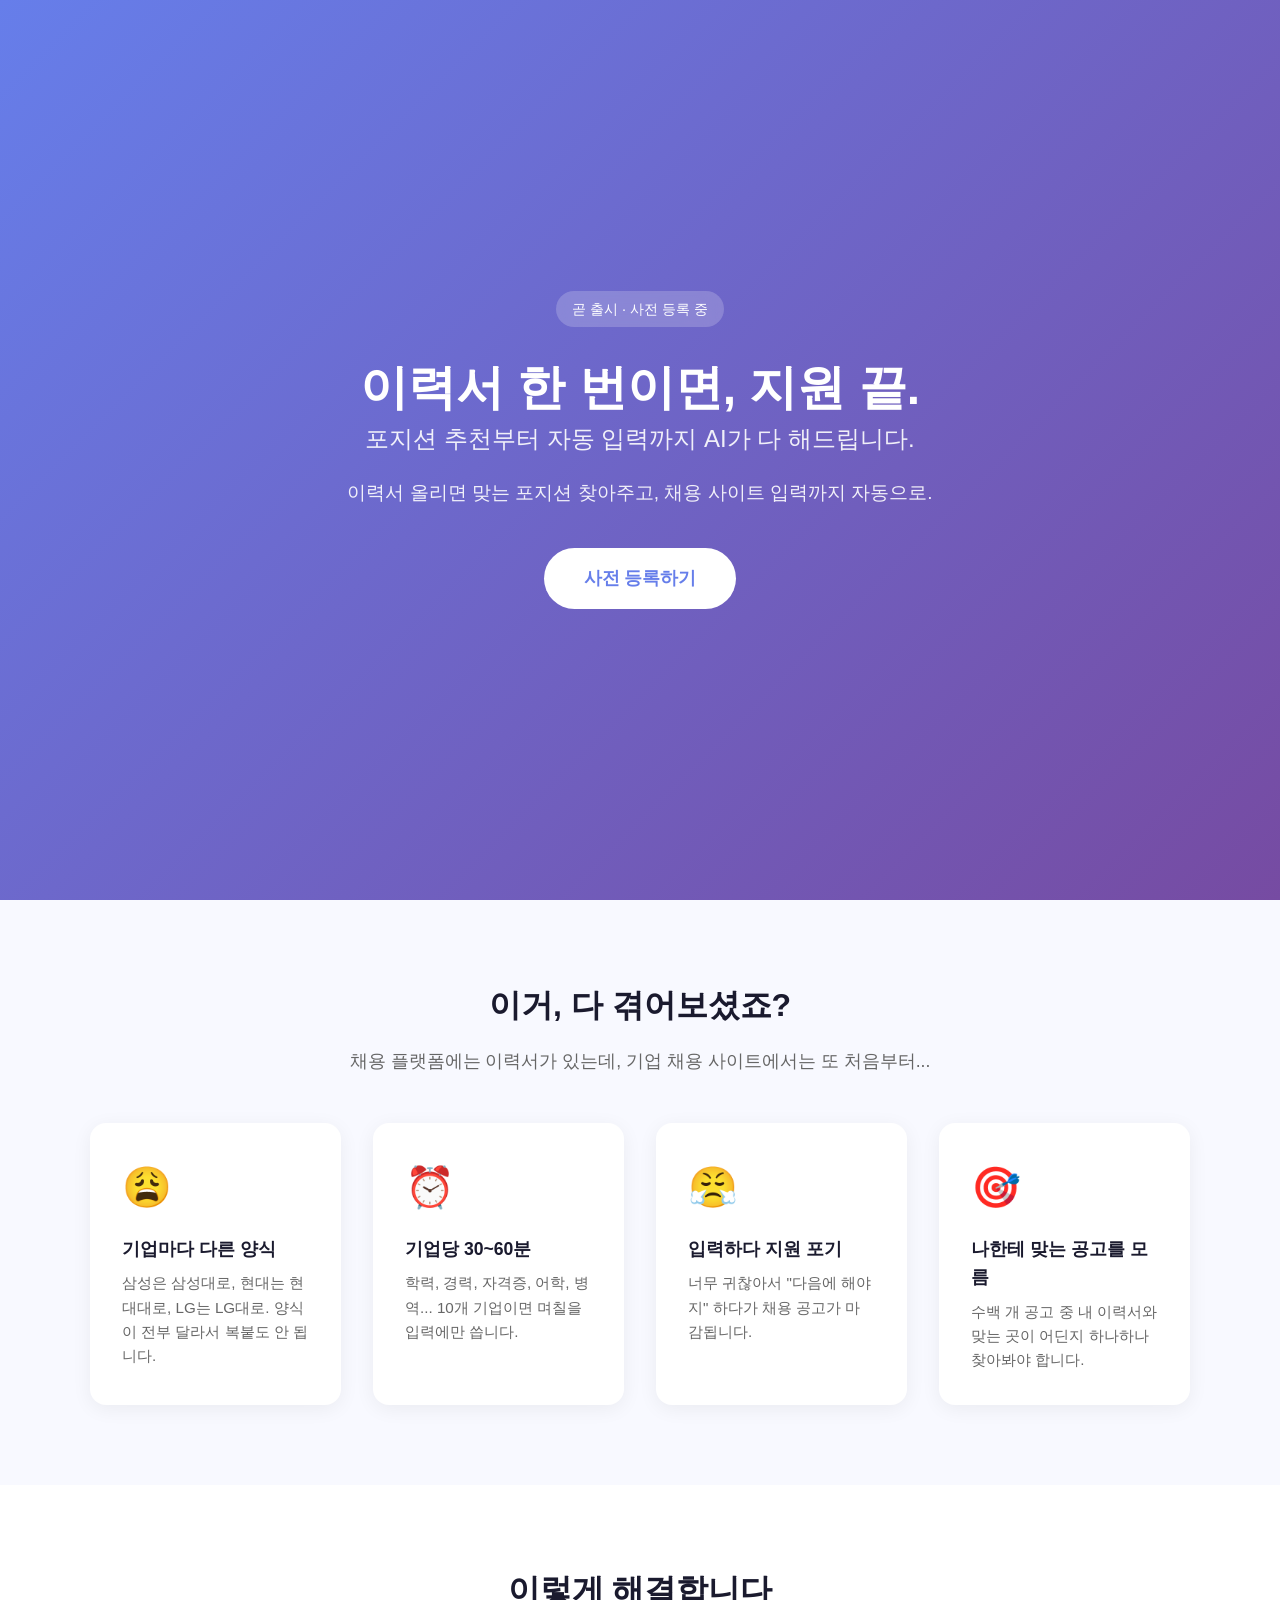
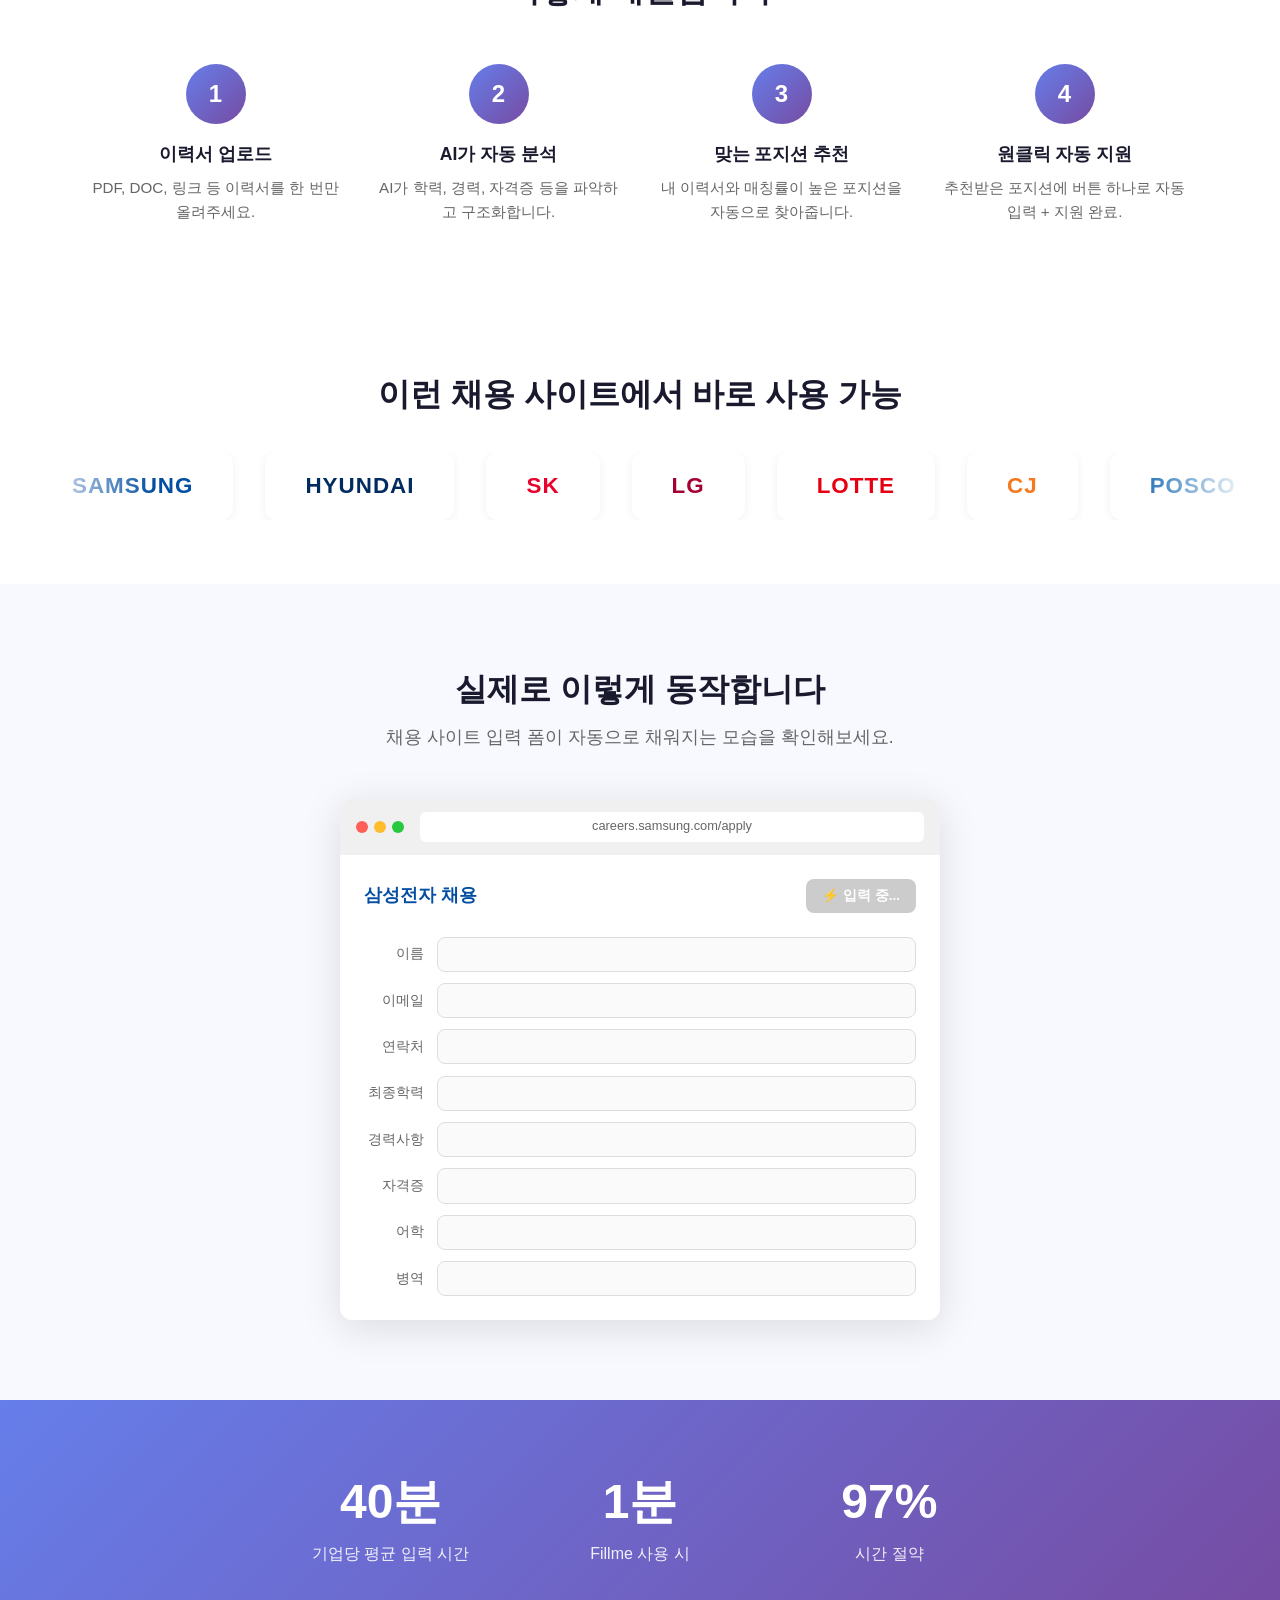
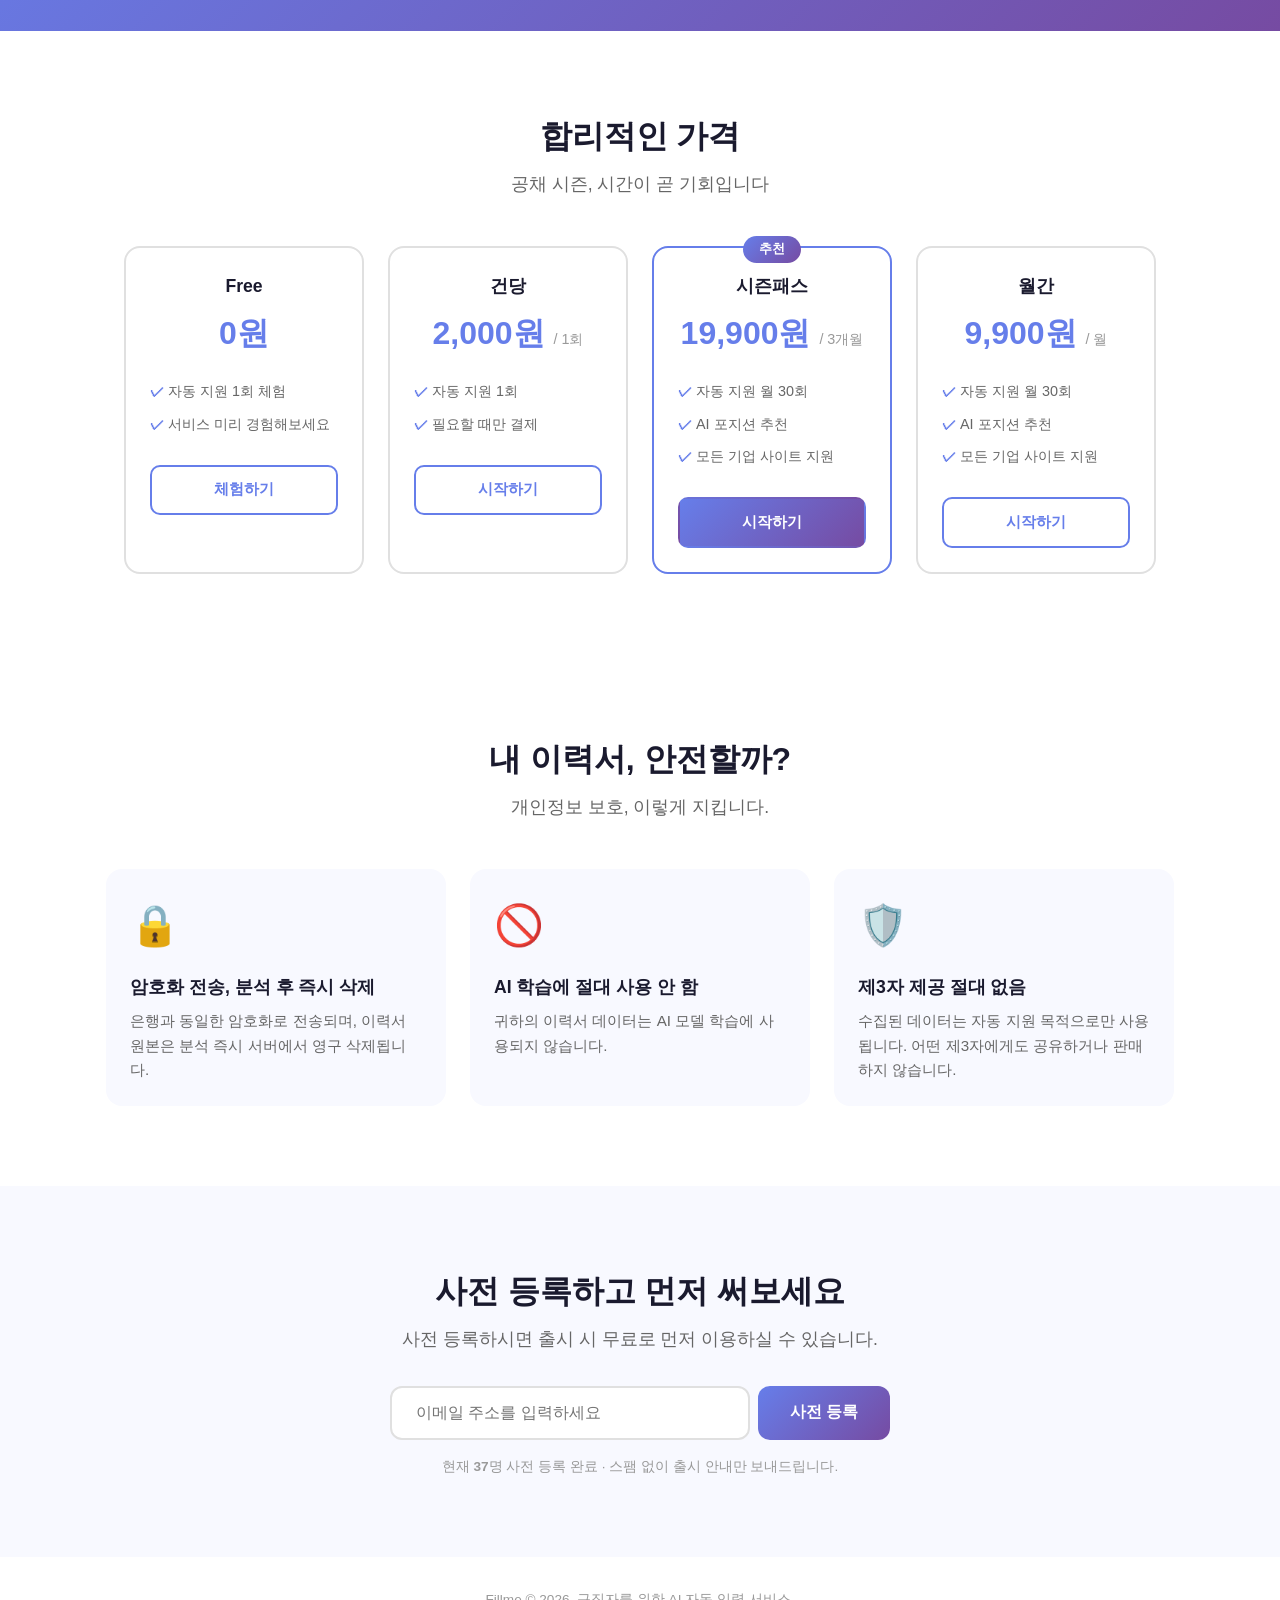
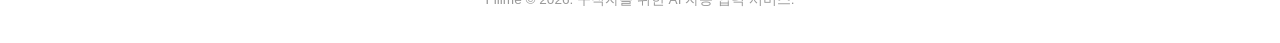
<file: index.html>
<!DOCTYPE html>
<html lang="ko">
<head>
    <meta charset="UTF-8">
    <meta name="viewport" content="width=device-width, initial-scale=1.0">
    <title>Fillme - 이력서 자동 입력</title>
    <meta name="description" content="이력서 한 번 올리면, 어떤 기업 채용 사이트든 자동으로 채워드립니다.">
    <!-- Google Analytics -->
    <script async src="https://www.googletagmanager.com/gtag/js?id=G-KNCS7GPDB6"></script>
    <script>
        window.dataLayer = window.dataLayer || [];
        function gtag(){dataLayer.push(arguments);}
        gtag('js', new Date());
        gtag('config', 'G-KNCS7GPDB6');
    </script>
    <style>
        * {
            margin: 0;
            padding: 0;
            box-sizing: border-box;
        }

        body {
            font-family: -apple-system, BlinkMacSystemFont, 'Segoe UI', Roboto, 'Noto Sans KR', sans-serif;
            color: #1a1a2e;
            background: #ffffff;
            line-height: 1.6;
        }

        /* Hero Section */
        .hero {
            min-height: 100vh;
            display: flex;
            flex-direction: column;
            justify-content: center;
            align-items: center;
            text-align: center;
            padding: 2rem;
            background: linear-gradient(135deg, #667eea 0%, #764ba2 100%);
            color: white;
        }

        .hero-badge {
            display: inline-block;
            background: rgba(255,255,255,0.2);
            padding: 0.4rem 1rem;
            border-radius: 50px;
            font-size: 0.9rem;
            margin-bottom: 2rem;
            backdrop-filter: blur(10px);
        }

        .hero h1 {
            font-size: 3rem;
            font-weight: 800;
            margin-bottom: 1.5rem;
            line-height: 1.2;
        }

        .hero h1 span {
            display: block;
            font-size: 1.5rem;
            font-weight: 400;
            opacity: 0.9;
            margin-top: 0.5rem;
        }

        .hero p {
            font-size: 1.2rem;
            max-width: 600px;
            opacity: 0.9;
            margin-bottom: 2.5rem;
        }

        .hero-cta {
            display: inline-block;
            background: white;
            color: #667eea;
            padding: 1rem 2.5rem;
            border-radius: 50px;
            font-size: 1.1rem;
            font-weight: 700;
            text-decoration: none;
            transition: transform 0.2s, box-shadow 0.2s;
        }

        .hero-cta:hover {
            transform: translateY(-2px);
            box-shadow: 0 10px 30px rgba(0,0,0,0.2);
        }

        /* Pain Section */
        .pain {
            padding: 5rem 2rem;
            text-align: center;
            background: #f8f9ff;
        }

        .pain h2 {
            font-size: 2rem;
            margin-bottom: 1rem;
            color: #1a1a2e;
        }

        .pain .subtitle {
            font-size: 1.1rem;
            color: #666;
            max-width: 600px;
            margin: 0 auto 3rem;
        }

        .pain-cards {
            display: flex;
            gap: 2rem;
            max-width: 1100px;
            margin: 0 auto;
            flex-wrap: wrap;
            justify-content: center;
        }

        .pain-card {
            background: white;
            padding: 2rem;
            border-radius: 16px;
            flex: 1;
            min-width: 250px;
            max-width: 280px;
            box-shadow: 0 4px 20px rgba(0,0,0,0.06);
            text-align: left;
        }

        .pain-card .emoji {
            font-size: 2.5rem;
            margin-bottom: 1rem;
        }

        .pain-card h3 {
            font-size: 1.1rem;
            margin-bottom: 0.5rem;
            color: #1a1a2e;
        }

        .pain-card p {
            font-size: 0.95rem;
            color: #666;
        }

        /* How It Works */
        .how {
            padding: 5rem 2rem;
            text-align: center;
        }

        .how h2 {
            font-size: 2rem;
            margin-bottom: 3rem;
        }

        .steps {
            display: flex;
            gap: 2rem;
            max-width: 1100px;
            margin: 0 auto;
            flex-wrap: wrap;
            justify-content: center;
        }

        .step {
            flex: 1;
            min-width: 220px;
            max-width: 280px;
        }

        .step-number {
            width: 60px;
            height: 60px;
            background: linear-gradient(135deg, #667eea, #764ba2);
            color: white;
            border-radius: 50%;
            display: flex;
            align-items: center;
            justify-content: center;
            font-size: 1.5rem;
            font-weight: 700;
            margin: 0 auto 1rem;
        }

        .step h3 {
            font-size: 1.1rem;
            margin-bottom: 0.5rem;
        }

        .step p {
            font-size: 0.95rem;
            color: #666;
        }

        /* Stats */
        .stats {
            padding: 4rem 2rem;
            background: linear-gradient(135deg, #667eea 0%, #764ba2 100%);
            color: white;
            text-align: center;
        }

        .stats-grid {
            display: flex;
            gap: 3rem;
            max-width: 700px;
            margin: 0 auto;
            justify-content: center;
            flex-wrap: wrap;
        }

        .stat {
            flex: 1;
            min-width: 150px;
        }

        .stat .number {
            font-size: 3rem;
            font-weight: 800;
        }

        .stat .label {
            font-size: 1rem;
            opacity: 0.9;
        }

        /* CTA Section */
        .cta {
            padding: 5rem 2rem;
            text-align: center;
            background: #f8f9ff;
        }

        .cta h2 {
            font-size: 2rem;
            margin-bottom: 0.5rem;
        }

        .cta .subtitle {
            font-size: 1.1rem;
            color: #666;
            margin-bottom: 2rem;
        }

        .form-container {
            max-width: 500px;
            margin: 0 auto;
        }

        .email-form {
            display: flex;
            gap: 0.5rem;
            margin-bottom: 1rem;
        }

        .email-form input {
            flex: 1;
            padding: 1rem 1.5rem;
            border: 2px solid #e0e0e0;
            border-radius: 12px;
            font-size: 1rem;
            outline: none;
            transition: border-color 0.2s;
        }

        .email-form input:focus {
            border-color: #667eea;
        }

        .email-form button {
            padding: 1rem 2rem;
            background: linear-gradient(135deg, #667eea, #764ba2);
            color: white;
            border: none;
            border-radius: 12px;
            font-size: 1rem;
            font-weight: 700;
            cursor: pointer;
            transition: transform 0.2s, opacity 0.2s;
            white-space: nowrap;
        }

        .email-form button:hover {
            transform: translateY(-1px);
            opacity: 0.9;
        }

        .form-note {
            font-size: 0.85rem;
            color: #999;
        }

        .success-message {
            display: none;
            background: #e8f5e9;
            color: #2e7d32;
            padding: 1rem;
            border-radius: 12px;
            font-weight: 600;
        }

        /* Pricing Preview */
        .pricing {
            padding: 5rem 2rem;
            text-align: center;
        }

        .pricing h2 {
            font-size: 2rem;
            margin-bottom: 0.5rem;
        }

        .pricing .subtitle {
            font-size: 1.1rem;
            color: #666;
            margin-bottom: 3rem;
        }

        .pricing-cards {
            display: flex;
            gap: 1.5rem;
            max-width: 1050px;
            margin: 0 auto;
            flex-wrap: wrap;
            justify-content: center;
        }

        .pricing-card {
            background: white;
            border: 2px solid #e0e0e0;
            border-radius: 16px;
            padding: 1.5rem;
            flex: 1;
            min-width: 200px;
            max-width: 240px;
            cursor: pointer;
            transition: transform 0.2s, border-color 0.2s;
        }

        .pricing-card:hover {
            transform: translateY(-4px);
            border-color: #667eea;
        }

        .pricing-card.popular {
            border-color: #667eea;
            position: relative;
        }

        .pricing-card.popular::before {
            content: "추천";
            position: absolute;
            top: -12px;
            left: 50%;
            transform: translateX(-50%);
            background: linear-gradient(135deg, #667eea, #764ba2);
            color: white;
            padding: 0.2rem 1rem;
            border-radius: 50px;
            font-size: 0.8rem;
            font-weight: 700;
        }

        .pricing-card h3 {
            font-size: 1.1rem;
            margin-bottom: 0.5rem;
        }

        .pricing-card .price {
            font-size: 2rem;
            font-weight: 800;
            color: #667eea;
            margin-bottom: 0.5rem;
        }

        .pricing-card .price span {
            font-size: 0.9rem;
            font-weight: 400;
            color: #999;
        }

        .pricing-card ul {
            list-style: none;
            text-align: left;
            margin-top: 1rem;
        }

        .pricing-card ul li {
            padding: 0.3rem 0;
            font-size: 0.9rem;
            color: #666;
        }

        .pricing-card ul li::before {
            content: "✓ ";
            color: #667eea;
            font-weight: 700;
        }

        .pricing-card .select-btn {
            display: block;
            width: 100%;
            margin-top: 1.5rem;
            padding: 0.8rem;
            border: 2px solid #667eea;
            background: transparent;
            color: #667eea;
            border-radius: 10px;
            font-size: 0.95rem;
            font-weight: 600;
            cursor: pointer;
            transition: background 0.2s, color 0.2s;
        }

        .pricing-card.popular .select-btn {
            background: linear-gradient(135deg, #667eea, #764ba2);
            color: white;
            border-color: transparent;
        }

        .pricing-card .select-btn:hover {
            background: #667eea;
            color: white;
        }

        /* Companies - Scrolling Logos */
        .companies {
            padding: 4rem 2rem;
            text-align: center;
            overflow: hidden;
        }

        .companies h2 {
            font-size: 2rem;
            margin-bottom: 2rem;
        }

        .logo-track-wrapper {
            overflow: hidden;
            mask-image: linear-gradient(to right, transparent, black 10%, black 90%, transparent);
            -webkit-mask-image: linear-gradient(to right, transparent, black 10%, black 90%, transparent);
        }

        .logo-track {
            display: flex;
            gap: 2rem;
            animation: scroll 20s linear infinite;
            width: max-content;
        }

        @keyframes scroll {
            0% { transform: translateX(0); }
            100% { transform: translateX(-50%); }
        }

        .logo-item {
            flex-shrink: 0;
            background: white;
            padding: 1rem 2.5rem;
            border-radius: 12px;
            font-size: 1.4rem;
            font-weight: 800;
            white-space: nowrap;
            box-shadow: 0 2px 10px rgba(0,0,0,0.06);
            letter-spacing: 1px;
        }

        /* Live Demo */
        .demo {
            padding: 5rem 2rem;
            text-align: center;
            background: #f8f9ff;
        }

        .demo h2 {
            font-size: 2rem;
            margin-bottom: 0.5rem;
        }

        .demo .subtitle {
            font-size: 1.1rem;
            color: #666;
            margin-bottom: 3rem;
        }

        .demo-container {
            max-width: 600px;
            margin: 0 auto;
        }

        .demo-window {
            background: white;
            border-radius: 12px;
            box-shadow: 0 8px 40px rgba(0,0,0,0.12);
            overflow: hidden;
        }

        .demo-toolbar {
            background: #f0f0f0;
            padding: 0.8rem 1rem;
            display: flex;
            align-items: center;
            gap: 1rem;
        }

        .demo-dots {
            display: flex;
            gap: 6px;
        }

        .demo-dots span {
            width: 12px;
            height: 12px;
            border-radius: 50%;
            display: block;
        }

        .demo-url {
            background: white;
            padding: 0.3rem 1rem;
            border-radius: 6px;
            font-size: 0.8rem;
            color: #666;
            flex: 1;
        }

        .demo-content {
            padding: 1.5rem;
            text-align: left;
        }

        .demo-header {
            display: flex;
            justify-content: space-between;
            align-items: center;
            margin-bottom: 1.5rem;
        }

        .demo-company {
            font-weight: 700;
            font-size: 1.1rem;
            color: #034EA2;
        }

        .demo-fillme-btn {
            background: linear-gradient(135deg, #667eea, #764ba2);
            color: white;
            border: none;
            padding: 0.5rem 1rem;
            border-radius: 8px;
            font-size: 0.85rem;
            font-weight: 600;
            cursor: pointer;
            transition: transform 0.2s;
        }

        .demo-fillme-btn:hover {
            transform: scale(1.05);
        }

        .demo-fillme-btn.clicked {
            background: #ccc;
            pointer-events: none;
        }

        .demo-form {
            display: flex;
            flex-direction: column;
            gap: 0.7rem;
        }

        .demo-field {
            display: flex;
            align-items: center;
            gap: 0.8rem;
        }

        .demo-field label {
            font-size: 0.85rem;
            color: #666;
            width: 60px;
            text-align: right;
            flex-shrink: 0;
        }

        .demo-input {
            flex: 1;
            padding: 0.5rem 0.8rem;
            border: 1px solid #ddd;
            border-radius: 8px;
            font-size: 0.9rem;
            min-height: 2.2rem;
            background: #fafafa;
            transition: all 0.3s;
        }

        .demo-input.filling {
            border-color: #667eea;
            background: #f0f0ff;
        }

        .demo-input.filled {
            border-color: #66bb6a;
            background: #e8f5e9;
            color: #2e7d32;
            font-weight: 500;
        }

        .demo-result {
            display: none;
            margin-top: 1.5rem;
            padding: 1rem;
            background: #e8f5e9;
            border-radius: 10px;
            color: #2e7d32;
            font-weight: 600;
            text-align: center;
            font-size: 0.95rem;
        }

        /* Security */
        .security {
            padding: 5rem 2rem;
            text-align: center;
        }

        .security h2 {
            font-size: 2rem;
            margin-bottom: 0.5rem;
        }

        .security .subtitle {
            font-size: 1.1rem;
            color: #666;
            margin-bottom: 3rem;
        }

        .security-cards {
            display: flex;
            gap: 1.5rem;
            max-width: 1100px;
            margin: 0 auto;
            flex-wrap: wrap;
            justify-content: center;
        }

        .security-card {
            background: #f8f9ff;
            padding: 1.5rem;
            border-radius: 16px;
            flex: 1;
            min-width: 220px;
            max-width: 340px;
            text-align: left;
        }

        .security-card .emoji {
            font-size: 2.5rem;
            margin-bottom: 1rem;
        }

        .security-card h3 {
            font-size: 1.1rem;
            margin-bottom: 0.5rem;
            color: #1a1a2e;
        }

        .security-card p {
            font-size: 0.95rem;
            color: #666;
        }

        /* Footer */
        footer {
            padding: 2rem;
            text-align: center;
            color: #999;
            font-size: 0.85rem;
        }

        /* Mobile */
        @media (max-width: 768px) {
            .hero h1 {
                font-size: 2rem;
            }

            .hero h1 span {
                font-size: 1.2rem;
            }

            .hero p {
                font-size: 1rem;
            }

            .email-form {
                flex-direction: column;
            }

            .email-form button {
                width: 100%;
            }

            .demo-header {
                flex-direction: column;
                gap: 0.8rem;
                align-items: flex-start;
            }

            .pain-cards, .steps, .pricing-cards, .security-cards {
                flex-direction: column;
                align-items: center;
            }
        }
    </style>
</head>
<body>

    <!-- Hero -->
    <section class="hero">
        <div class="hero-badge">곧 출시 · 사전 등록 중</div>
        <h1>
            이력서 한 번이면, 지원 끝.
            <span>포지션 추천부터 자동 입력까지 AI가 다 해드립니다.</span>
        </h1>
        <p>이력서 올리면 맞는 포지션 찾아주고, 채용 사이트 입력까지 자동으로.</p>
        <a href="#signup" class="hero-cta">사전 등록하기</a>
    </section>

    <!-- Pain Points -->
    <section class="pain">
        <h2>이거, 다 겪어보셨죠?</h2>
        <p class="subtitle">채용 플랫폼에는 이력서가 있는데, 기업 채용 사이트에서는 또 처음부터...</p>
        <div class="pain-cards">
            <div class="pain-card">
                <div class="emoji">😩</div>
                <h3>기업마다 다른 양식</h3>
                <p>삼성은 삼성대로, 현대는 현대대로, LG는 LG대로. 양식이 전부 달라서 복붙도 안 됩니다.</p>
            </div>
            <div class="pain-card">
                <div class="emoji">⏰</div>
                <h3>기업당 30~60분</h3>
                <p>학력, 경력, 자격증, 어학, 병역... 10개 기업이면 며칠을 입력에만 씁니다.</p>
            </div>
            <div class="pain-card">
                <div class="emoji">😤</div>
                <h3>입력하다 지원 포기</h3>
                <p>너무 귀찮아서 "다음에 해야지" 하다가 채용 공고가 마감됩니다.</p>
            </div>
            <div class="pain-card">
                <div class="emoji">🎯</div>
                <h3>나한테 맞는 공고를 모름</h3>
                <p>수백 개 공고 중 내 이력서와 맞는 곳이 어딘지 하나하나 찾아봐야 합니다.</p>
            </div>
        </div>
    </section>

    <!-- How It Works -->
    <section class="how">
        <h2>이렇게 해결합니다</h2>
        <div class="steps">
            <div class="step">
                <div class="step-number">1</div>
                <h3>이력서 업로드</h3>
                <p>PDF, DOC, 링크 등 이력서를 한 번만 올려주세요.</p>
            </div>
            <div class="step">
                <div class="step-number">2</div>
                <h3>AI가 자동 분석</h3>
                <p>AI가 학력, 경력, 자격증 등을 파악하고 구조화합니다.</p>
            </div>
            <div class="step">
                <div class="step-number">3</div>
                <h3>맞는 포지션 추천</h3>
                <p>내 이력서와 매칭률이 높은 포지션을 자동으로 찾아줍니다.</p>
            </div>
            <div class="step">
                <div class="step-number">4</div>
                <h3>원클릭 자동 지원</h3>
                <p>추천받은 포지션에 버튼 하나로 자동 입력 + 지원 완료.</p>
            </div>
        </div>
    </section>

    <!-- Supported Companies -->
    <section class="companies">
        <h2>이런 채용 사이트에서 바로 사용 가능</h2>
        <div class="logo-track-wrapper">
            <div class="logo-track">
                <div class="logo-item" style="color:#034EA2;font-weight:800;">SAMSUNG</div>
                <div class="logo-item" style="color:#002C5F;font-weight:800;">HYUNDAI</div>
                <div class="logo-item" style="color:#EA002C;font-weight:800;">SK</div>
                <div class="logo-item" style="color:#A50034;font-weight:800;">LG</div>
                <div class="logo-item" style="color:#E60012;font-weight:800;">LOTTE</div>
                <div class="logo-item" style="color:#F47920;font-weight:800;">CJ</div>
                <div class="logo-item" style="color:#005BAC;font-weight:800;">POSCO</div>
                <div class="logo-item" style="color:#F37021;font-weight:800;">한화</div>
                <div class="logo-item" style="color:#0066B3;font-weight:800;">GS</div>
                <div class="logo-item" style="color:#003DA5;font-weight:800;">DOOSAN</div>
                <div class="logo-item" style="color:#00A651;font-weight:800;">네이버</div>
                <div class="logo-item" style="color:#FAE100;font-weight:800;text-shadow:0 0 1px #333;">카카오</div>
                <div class="logo-item" style="color:#034EA2;font-weight:800;">SAMSUNG</div>
                <div class="logo-item" style="color:#002C5F;font-weight:800;">HYUNDAI</div>
                <div class="logo-item" style="color:#EA002C;font-weight:800;">SK</div>
                <div class="logo-item" style="color:#A50034;font-weight:800;">LG</div>
                <div class="logo-item" style="color:#E60012;font-weight:800;">LOTTE</div>
                <div class="logo-item" style="color:#F47920;font-weight:800;">CJ</div>
                <div class="logo-item" style="color:#005BAC;font-weight:800;">POSCO</div>
                <div class="logo-item" style="color:#F37021;font-weight:800;">한화</div>
                <div class="logo-item" style="color:#0066B3;font-weight:800;">GS</div>
                <div class="logo-item" style="color:#003DA5;font-weight:800;">DOOSAN</div>
                <div class="logo-item" style="color:#00A651;font-weight:800;">네이버</div>
                <div class="logo-item" style="color:#FAE100;font-weight:800;text-shadow:0 0 1px #333;">카카오</div>
            </div>
        </div>
    </section>

    <!-- Live Demo -->
    <section class="demo">
        <h2>실제로 이렇게 동작합니다</h2>
        <p class="subtitle">채용 사이트 입력 폼이 자동으로 채워지는 모습을 확인해보세요.</p>
        <div class="demo-container">
            <div class="demo-window">
                <div class="demo-toolbar">
                    <div class="demo-dots">
                        <span style="background:#ff5f57"></span>
                        <span style="background:#febc2e"></span>
                        <span style="background:#28c840"></span>
                    </div>
                    <div class="demo-url">careers.samsung.com/apply</div>
                </div>
                <div class="demo-content">
                    <div class="demo-header">
                        <span class="demo-company">삼성전자 채용</span>
                        <button class="demo-fillme-btn" id="demoBtn">⚡ Fillme 자동 입력</button>
                    </div>
                    <div class="demo-form" id="demoForm">
                        <div class="demo-field"><label>이름</label><div class="demo-input" data-value="홍길동"></div></div>
                        <div class="demo-field"><label>이메일</label><div class="demo-input" data-value="hong@email.com"></div></div>
                        <div class="demo-field"><label>연락처</label><div class="demo-input" data-value="010-1234-5678"></div></div>
                        <div class="demo-field"><label>최종학력</label><div class="demo-input" data-value="한국대학교 경영학과"></div></div>
                        <div class="demo-field"><label>경력사항</label><div class="demo-input" data-value="(주)테크스타 마케팅팀 2년"></div></div>
                        <div class="demo-field"><label>자격증</label><div class="demo-input" data-value="정보처리기사, SQLD"></div></div>
                        <div class="demo-field"><label>어학</label><div class="demo-input" data-value="TOEIC 880"></div></div>
                        <div class="demo-field"><label>병역</label><div class="demo-input" data-value="육군 병장 만기전역"></div></div>
                    </div>
                    <div class="demo-result" id="demoResult">
                        ✅ 8개 항목 자동 입력 완료 · 소요 시간 1.2초
                    </div>
                </div>
            </div>
        </div>
    </section>

    <!-- Stats -->
    <section class="stats">
        <div class="stats-grid">
            <div class="stat">
                <div class="number">40분</div>
                <div class="label">기업당 평균 입력 시간</div>
            </div>
            <div class="stat">
                <div class="number">1분</div>
                <div class="label">Fillme 사용 시</div>
            </div>
            <div class="stat">
                <div class="number">97%</div>
                <div class="label">시간 절약</div>
            </div>
        </div>
    </section>

    <!-- Pricing -->
    <section class="pricing" id="pricing">
        <h2>합리적인 가격</h2>
        <p class="subtitle">공채 시즌, 시간이 곧 기회입니다</p>
        <div class="pricing-cards">
            <div class="pricing-card" onclick="trackPricing('free')">
                <h3>Free</h3>
                <div class="price">0원</div>
                <ul>
                    <li>자동 지원 1회 체험</li>
                    <li>서비스 미리 경험해보세요</li>
                </ul>
                <button class="select-btn">체험하기</button>
            </div>
            <div class="pricing-card" onclick="trackPricing('per_use')">
                <h3>건당</h3>
                <div class="price">2,000원 <span>/ 1회</span></div>
                <ul>
                    <li>자동 지원 1회</li>
                    <li>필요할 때만 결제</li>
                </ul>
                <button class="select-btn">시작하기</button>
            </div>
            <div class="pricing-card popular" onclick="trackPricing('season')">
                <h3>시즌패스</h3>
                <div class="price">19,900원 <span>/ 3개월</span></div>
                <ul>
                    <li>자동 지원 월 30회</li>
                    <li>AI 포지션 추천</li>
                    <li>모든 기업 사이트 지원</li>
                </ul>
                <button class="select-btn">시작하기</button>
            </div>
            <div class="pricing-card" onclick="trackPricing('monthly')">
                <h3>월간</h3>
                <div class="price">9,900원 <span>/ 월</span></div>
                <ul>
                    <li>자동 지원 월 30회</li>
                    <li>AI 포지션 추천</li>
                    <li>모든 기업 사이트 지원</li>
                </ul>
                <button class="select-btn">시작하기</button>
            </div>
        </div>
    </section>

    <!-- Security -->
    <section class="security">
        <h2>내 이력서, 안전할까?</h2>
        <p class="subtitle">개인정보 보호, 이렇게 지킵니다.</p>
        <div class="security-cards">
            <div class="security-card">
                <div class="emoji">🔒</div>
                <h3>암호화 전송, 분석 후 즉시 삭제</h3>
                <p>은행과 동일한 암호화로 전송되며, 이력서 원본은 분석 즉시 서버에서 영구 삭제됩니다.</p>
            </div>
            <div class="security-card">
                <div class="emoji">🚫</div>
                <h3>AI 학습에 절대 사용 안 함</h3>
                <p>귀하의 이력서 데이터는 AI 모델 학습에 사용되지 않습니다.</p>
            </div>
            <div class="security-card">
                <div class="emoji">🛡️</div>
                <h3>제3자 제공 절대 없음</h3>
                <p>수집된 데이터는 자동 지원 목적으로만 사용됩니다. 어떤 제3자에게도 공유하거나 판매하지 않습니다.</p>
            </div>
        </div>
    </section>

    <!-- CTA -->
    <section class="cta" id="signup">
        <h2>사전 등록하고 먼저 써보세요</h2>
        <p class="subtitle">사전 등록하시면 출시 시 무료로 먼저 이용하실 수 있습니다.</p>
        <div class="form-container">
            <form class="email-form" id="emailForm" onsubmit="handleSubmit(event)">
                <input type="email" placeholder="이메일 주소를 입력하세요" required id="emailInput">
                <button type="submit">사전 등록</button>
            </form>
            <div class="success-message" id="successMsg">
                등록 완료! 출시되면 가장 먼저 안내드리겠습니다.
            </div>
            <p class="form-note">현재 <strong>37</strong>명 사전 등록 완료 · 스팸 없이 출시 안내만 보내드립니다.</p>
        </div>
    </section>

    <!-- Footer -->
    <footer>
        <p>Fillme &copy; 2026. 구직자를 위한 AI 자동 입력 서비스.</p>
    </footer>

    <script>
        const SCRIPT_URL = 'https://script.google.com/macros/s/AKfycbz_OMWYUCqNUQVuJRzr-c2xWuu4dg3sXZvayTODtZNOSINa47K45VTCFjbTi0gZp-DR/exec';

        var selectedPlan = '';

        // UTM 소스 가져오기
        function getUtmSource() {
            var params = new URLSearchParams(window.location.search);
            return params.get('utm_source') || 'direct';
        }

        // Email form submission
        function handleSubmit(e) {
            e.preventDefault();
            var email = document.getElementById('emailInput').value;
            var btn = e.target.querySelector('button');
            btn.textContent = '전송 중...';
            btn.disabled = true;

            // Google Apps Script로 전송 (이메일 + 플랜 + 유입 경로)
            fetch(SCRIPT_URL, {
                method: 'POST',
                mode: 'no-cors',
                headers: { 'Content-Type': 'application/json' },
                body: JSON.stringify({ email: email, plan: selectedPlan, source: getUtmSource() })
            }).then(function() {
                document.getElementById('emailForm').style.display = 'none';
                document.getElementById('successMsg').style.display = 'block';
            }).catch(function() {
                document.getElementById('emailForm').style.display = 'none';
                document.getElementById('successMsg').style.display = 'block';
            });
        }

        // Pricing click → 플랜 기억 + 선택 표시 + 이메일 폼으로 이동
        function trackPricing(plan) {
            selectedPlan = plan;
            // 선택된 플랜 시각적 표시
            document.querySelectorAll('.pricing-card').forEach(function(card) {
                card.style.opacity = '0.6';
            });
            event.currentTarget.closest('.pricing-card').style.opacity = '1';
            event.currentTarget.closest('.pricing-card').style.border = '2px solid #667eea';
            // 이메일 폼으로 스크롤
            document.getElementById('signup').scrollIntoView({ behavior: 'smooth' });
            setTimeout(function() { document.getElementById('emailInput').focus(); }, 500);
        }

        // Smooth scroll for hero CTA
        document.querySelector('.hero-cta').addEventListener('click', function(e) {
            e.preventDefault();
            document.getElementById('signup').scrollIntoView({ behavior: 'smooth' });
        });

        // Live Demo Animation
        var demoRunning = false;
        function runDemo() {
            if (demoRunning) return;
            demoRunning = true;
            var btn = document.getElementById('demoBtn');
            btn.textContent = '⚡ 입력 중...';
            btn.classList.add('clicked');
            var fields = document.querySelectorAll('#demoForm .demo-input');
            var delay = 0;
            fields.forEach(function(field, i) {
                setTimeout(function() {
                    field.classList.add('filling');
                }, delay);
                setTimeout(function() {
                    field.classList.remove('filling');
                    field.classList.add('filled');
                    field.textContent = field.getAttribute('data-value');
                }, delay + 200);
                delay += 300;
            });
            setTimeout(function() {
                document.getElementById('demoResult').style.display = 'block';
                btn.textContent = '✅ 완료';
                setTimeout(function() {
                    // Reset
                    fields.forEach(function(field) {
                        field.classList.remove('filled');
                        field.textContent = '';
                    });
                    document.getElementById('demoResult').style.display = 'none';
                    btn.textContent = '⚡ Fillme 자동 입력';
                    btn.classList.remove('clicked');
                    demoRunning = false;
                }, 3000);
            }, delay + 500);
        }

        document.getElementById('demoBtn').addEventListener('click', runDemo);

        // Auto-run demo when scrolled into view
        var demoObserver = new IntersectionObserver(function(entries) {
            if (entries[0].isIntersecting) {
                setTimeout(runDemo, 800);
            }
        }, { threshold: 0.5 });
        demoObserver.observe(document.querySelector('.demo'));
    </script>

</body>
</html>
</file>
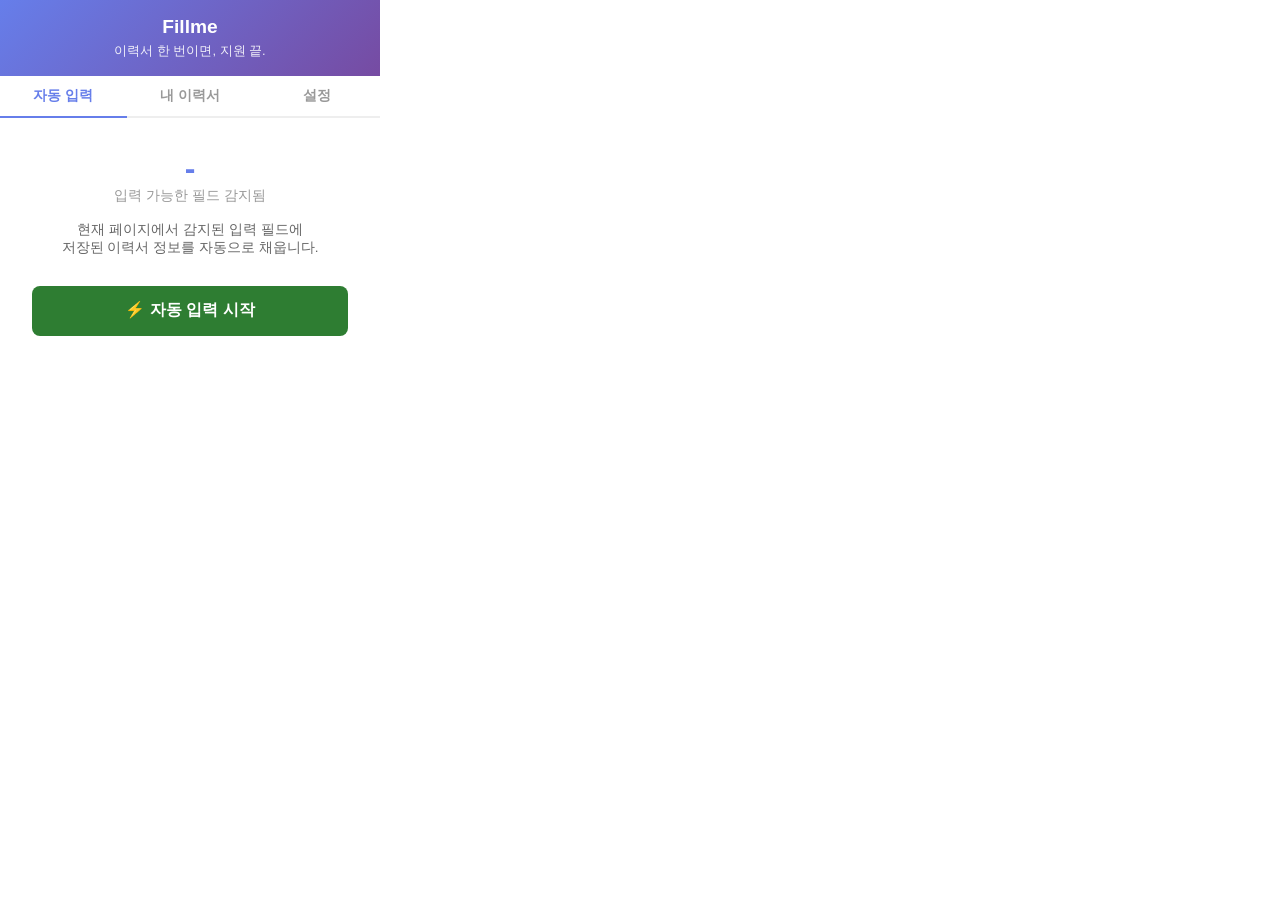
<file: extension/popup/popup.html>
<!DOCTYPE html>
<html lang="ko">
<head>
  <meta charset="UTF-8">
  <style>
    * { margin: 0; padding: 0; box-sizing: border-box; }
    body {
      width: 380px;
      font-family: -apple-system, BlinkMacSystemFont, 'Noto Sans KR', sans-serif;
      color: #1a1a2e;
      background: #fff;
    }
    .header {
      background: linear-gradient(135deg, #667eea, #764ba2);
      color: white;
      padding: 1rem;
      text-align: center;
    }
    .header h1 { font-size: 1.2rem; font-weight: 700; }
    .header p { font-size: 0.8rem; opacity: 0.9; margin-top: 0.3rem; }

    .tabs {
      display: flex;
      border-bottom: 2px solid #eee;
    }
    .tab {
      flex: 1;
      padding: 0.7rem;
      text-align: center;
      font-size: 0.85rem;
      font-weight: 600;
      cursor: pointer;
      color: #999;
      border-bottom: 2px solid transparent;
      margin-bottom: -2px;
    }
    .tab.active {
      color: #667eea;
      border-bottom-color: #667eea;
    }

    .tab-content { display: none; padding: 1rem; max-height: 450px; overflow-y: auto; }
    .tab-content.active { display: block; }

    .section-title {
      font-size: 0.85rem;
      font-weight: 700;
      color: #667eea;
      margin: 1rem 0 0.5rem;
      padding-bottom: 0.3rem;
      border-bottom: 1px solid #eee;
    }
    .section-title:first-child { margin-top: 0; }

    .field { margin-bottom: 0.6rem; }
    .field label {
      display: block;
      font-size: 0.75rem;
      color: #666;
      margin-bottom: 0.2rem;
    }
    .field input, .field select, .field textarea {
      width: 100%;
      padding: 0.5rem;
      border: 1px solid #ddd;
      border-radius: 6px;
      font-size: 0.85rem;
      outline: none;
      font-family: inherit;
    }
    .field input:focus, .field select:focus, .field textarea:focus {
      border-color: #667eea;
    }
    .field textarea { resize: vertical; min-height: 60px; }

    .row { display: flex; gap: 0.5rem; }
    .row .field { flex: 1; }

    .btn {
      width: 100%;
      padding: 0.7rem;
      border: none;
      border-radius: 8px;
      font-size: 0.9rem;
      font-weight: 600;
      cursor: pointer;
      margin-top: 0.8rem;
    }
    .btn-primary {
      background: linear-gradient(135deg, #667eea, #764ba2);
      color: white;
    }
    .btn-fill {
      background: #2e7d32;
      color: white;
      font-size: 1rem;
      padding: 0.9rem;
    }
    .btn:hover { opacity: 0.9; }

    .status {
      text-align: center;
      padding: 0.5rem;
      font-size: 0.85rem;
      font-weight: 600;
      display: none;
    }
    .status.success { display: block; color: #2e7d32; background: #e8f5e9; border-radius: 8px; margin-top: 0.5rem; }
    .status.error { display: block; color: #e53935; background: #ffebee; border-radius: 8px; margin-top: 0.5rem; }

    .fill-section {
      padding: 1rem;
      text-align: center;
    }
    .fill-section p {
      font-size: 0.85rem;
      color: #666;
      margin-bottom: 1rem;
    }
    .detected-count {
      font-size: 2rem;
      font-weight: 800;
      color: #667eea;
    }
    .detected-label {
      font-size: 0.85rem;
      color: #999;
      margin-bottom: 1rem;
    }

    /* Upload */
    .upload-zone {
      border: 2px dashed #ccc;
      border-radius: 12px;
      padding: 1.5rem;
      text-align: center;
      cursor: pointer;
      transition: all 0.3s;
      margin-bottom: 1rem;
      background: #fafafa;
    }
    .upload-zone:hover, .upload-zone.dragover {
      border-color: #667eea;
      background: #f0f0ff;
    }
    .upload-zone .icon { font-size: 2rem; margin-bottom: 0.5rem; }
    .upload-zone .text { font-size: 0.85rem; color: #666; }
    .upload-zone .text strong { color: #667eea; }
    .upload-zone input { display: none; }

    .parsing-status {
      text-align: center;
      padding: 1rem;
      display: none;
    }
    .parsing-status .spinner {
      display: inline-block;
      width: 24px;
      height: 24px;
      border: 3px solid #eee;
      border-top-color: #667eea;
      border-radius: 50%;
      animation: spin 0.8s linear infinite;
    }
    @keyframes spin { to { transform: rotate(360deg); } }
    .parsing-status .text {
      font-size: 0.85rem;
      color: #666;
      margin-top: 0.5rem;
    }

    .divider {
      text-align: center;
      color: #ccc;
      font-size: 0.8rem;
      margin: 0.5rem 0;
      position: relative;
    }
    .divider::before, .divider::after {
      content: '';
      position: absolute;
      top: 50%;
      width: 40%;
      height: 1px;
      background: #eee;
    }
    .divider::before { left: 0; }
    .divider::after { right: 0; }

    .add-btn {
      float: right;
      background: #667eea;
      color: white;
      border: none;
      border-radius: 50%;
      width: 22px;
      height: 22px;
      font-size: 1rem;
      cursor: pointer;
      line-height: 20px;
    }
    .remove-btn {
      background: #e53935;
      color: white;
      border: none;
      border-radius: 50%;
      width: 20px;
      height: 20px;
      font-size: 0.8rem;
      cursor: pointer;
      position: absolute;
      top: 0.3rem;
      right: 0.3rem;
    }
    .entry-card {
      background: #f8f9ff;
      border-radius: 10px;
      padding: 0.8rem;
      margin-bottom: 0.6rem;
      position: relative;
    }
    .entry-card .entry-num {
      font-size: 0.7rem;
      color: #999;
      margin-bottom: 0.4rem;
    }
  </style>
</head>
<body>
  <div class="header">
    <h1>Fillme</h1>
    <p>이력서 한 번이면, 지원 끝.</p>
  </div>

  <div class="tabs">
    <div class="tab active" data-tab="fill">자동 입력</div>
    <div class="tab" data-tab="profile">내 이력서</div>
    <div class="tab" data-tab="settings">설정</div>
  </div>

  <!-- 자동 입력 탭 -->
  <div class="tab-content active" id="tab-fill">
    <div class="fill-section">
      <div class="detected-count" id="fieldCount">-</div>
      <div class="detected-label">입력 가능한 필드 감지됨</div>
      <p>현재 페이지에서 감지된 입력 필드에<br>저장된 이력서 정보를 자동으로 채웁니다.</p>
      <button class="btn btn-fill" id="btnFill">⚡ 자동 입력 시작</button>
      <div class="status" id="fillStatus"></div>
    </div>
  </div>

  <!-- 내 이력서 탭 -->
  <div class="tab-content" id="tab-profile">
    <div class="upload-zone" id="uploadZone">
      <div class="icon">📄</div>
      <div class="text">이력서 파일을 여기에 드래그하거나<br><strong>클릭하여 업로드</strong></div>
      <div class="text" style="font-size:0.75rem;color:#999;margin-top:0.3rem">PDF, DOC, DOCX 지원</div>
      <input type="file" id="fileInput" accept=".pdf,.doc,.docx">
    </div>
    <div class="parsing-status" id="parsingStatus">
      <div class="spinner"></div>
      <div class="text">이력서를 분석하고 있습니다...</div>
    </div>
    <div class="parse-result" id="parseResult" style="display:none;">
      <div class="section-title">📋 분석 결과</div>
      <div id="parseResultList" style="font-size:0.8rem;color:#333;background:#f8f8f8;padding:0.8rem;border-radius:8px;max-height:150px;overflow-y:auto;"></div>
      <details style="margin-top:0.5rem;">
        <summary style="font-size:0.75rem;color:#999;cursor:pointer;">추출된 원문 보기 (디버그)</summary>
        <div id="rawText" style="font-size:0.7rem;color:#666;background:#f0f0f0;padding:0.5rem;border-radius:6px;max-height:100px;overflow-y:auto;white-space:pre-wrap;margin-top:0.3rem;"></div>
      </details>
    </div>
    <div class="divider">또는 직접 입력</div>

    <div class="section-title">기본 정보</div>
    <div class="field">
      <label>이름</label>
      <input type="text" id="name" placeholder="홍길동">
    </div>
    <div class="row">
      <div class="field">
        <label>영문 이름 (First)</label>
        <input type="text" id="nameEnFirst" placeholder="Gil-dong">
      </div>
      <div class="field">
        <label>영문 성 (Last)</label>
        <input type="text" id="nameEnLast" placeholder="Hong">
      </div>
    </div>
    <div class="row">
      <div class="field">
        <label>이메일</label>
        <input type="email" id="email" placeholder="hong@email.com">
      </div>
      <div class="field">
        <label>연락처</label>
        <input type="tel" id="phone" placeholder="010-1234-5678">
      </div>
    </div>
    <div class="field">
      <label>주소</label>
      <input type="text" id="address" placeholder="서울시 강남구">
    </div>
    <div class="row">
      <div class="field">
        <label>생년월일</label>
        <input type="text" id="birth" placeholder="1995-01-15">
      </div>
      <div class="field">
        <label>성별</label>
        <select id="gender">
          <option value="">선택</option>
          <option value="male">남성</option>
          <option value="female">여성</option>
        </select>
      </div>
    </div>

    <div class="section-title">학력 <button class="add-btn" id="addEduBtn">+</button></div>
    <div id="educationList"></div>

    <div class="section-title">경력 <button class="add-btn" id="addCareerBtn">+</button></div>
    <div id="careerList"></div>

    <div class="section-title">자격증 <button class="add-btn" id="addCertBtn">+</button></div>
    <div id="certList"></div>
    <div class="row">
      <div class="field">
        <label>어학 시험</label>
        <input type="text" id="langTest" placeholder="TOEIC">
      </div>
      <div class="field">
        <label>점수</label>
        <input type="text" id="langScore" placeholder="880">
      </div>
    </div>
    <div class="field">
      <label>병역 사항</label>
      <select id="military">
        <option value="">선택</option>
        <option value="done">군필 (육군)</option>
        <option value="done_navy">군필 (해군)</option>
        <option value="done_air">군필 (공군)</option>
        <option value="done_marine">군필 (해병대)</option>
        <option value="exempt">면제</option>
        <option value="serving">복무 중</option>
        <option value="na">해당 없음</option>
      </select>
    </div>

    <div class="section-title">추가 정보</div>
    <div class="row">
      <div class="field">
        <label>희망연봉 (만원)</label>
        <input type="text" id="salaryDesired" placeholder="4000">
      </div>
      <div class="field">
        <label>직전연봉 (만원)</label>
        <input type="text" id="salaryPrev" placeholder="3500">
      </div>
    </div>
    <div class="field">
      <label>보훈 대상</label>
      <select id="veteran">
        <option value="no">비대상</option>
        <option value="yes">대상</option>
      </select>
    </div>
    <div class="field">
      <label>장애 정보</label>
      <select id="disability">
        <option value="no">비대상</option>
        <option value="yes">대상</option>
      </select>
    </div>

    <div class="status" id="saveStatus"></div>
  </div>

  <!-- 설정 탭 -->
  <div class="tab-content" id="tab-settings">
    <div class="section-title">Gemini API Key</div>
    <p style="font-size:0.75rem;color:#999;margin-bottom:0.5rem;">PDF 이력서 AI 분석에 사용됩니다. 키는 브라우저 로컬에만 저장됩니다.<br><a href="https://aistudio.google.com/apikey" target="_blank" style="color:#667eea;">키 발급받기 (무료)</a></p>
    <div class="field">
      <input type="password" id="apiKeyInput" placeholder="AIza...">
    </div>
    <button class="btn btn-primary" id="saveApiKey">키 저장</button>
    <div class="status" id="apiKeyStatus"></div>
  </div>

  <script src="pdf.min.js"></script>
  <script src="popup.js"></script>
</body>
</html>
</file>
